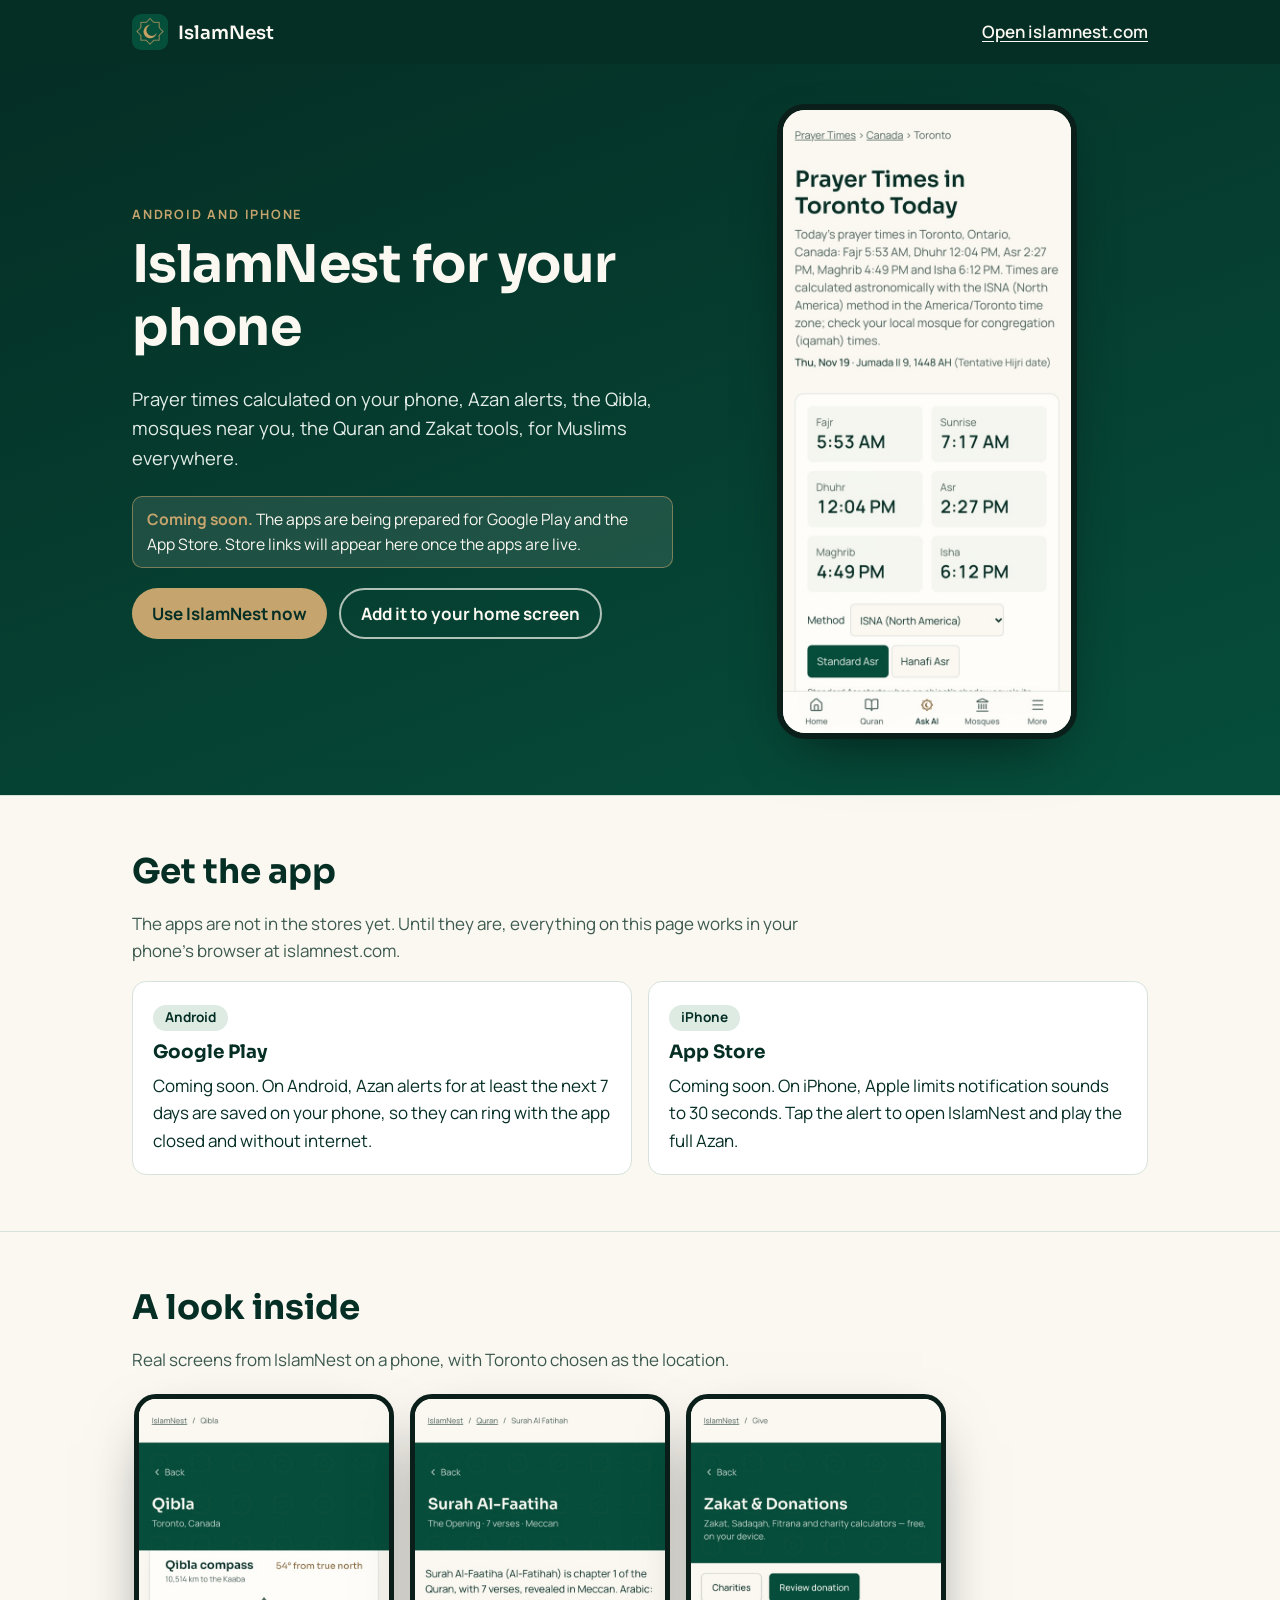
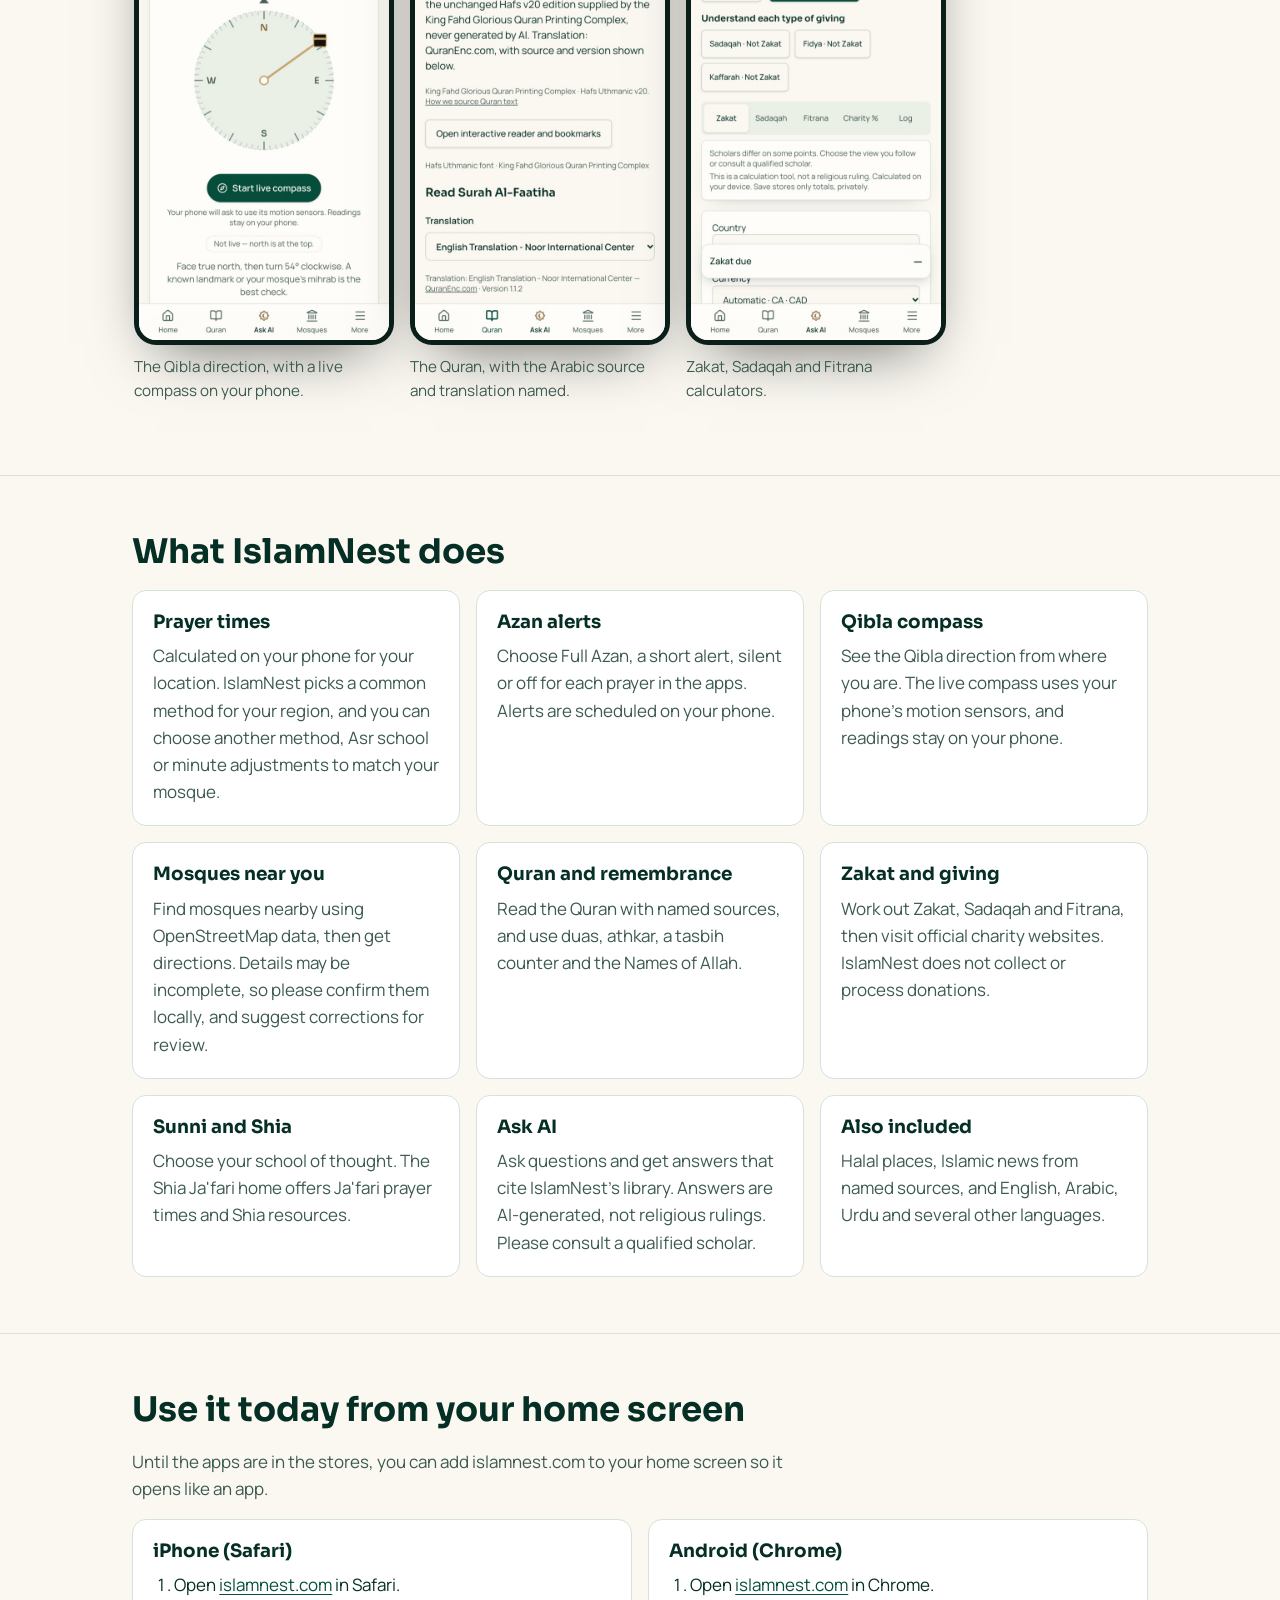
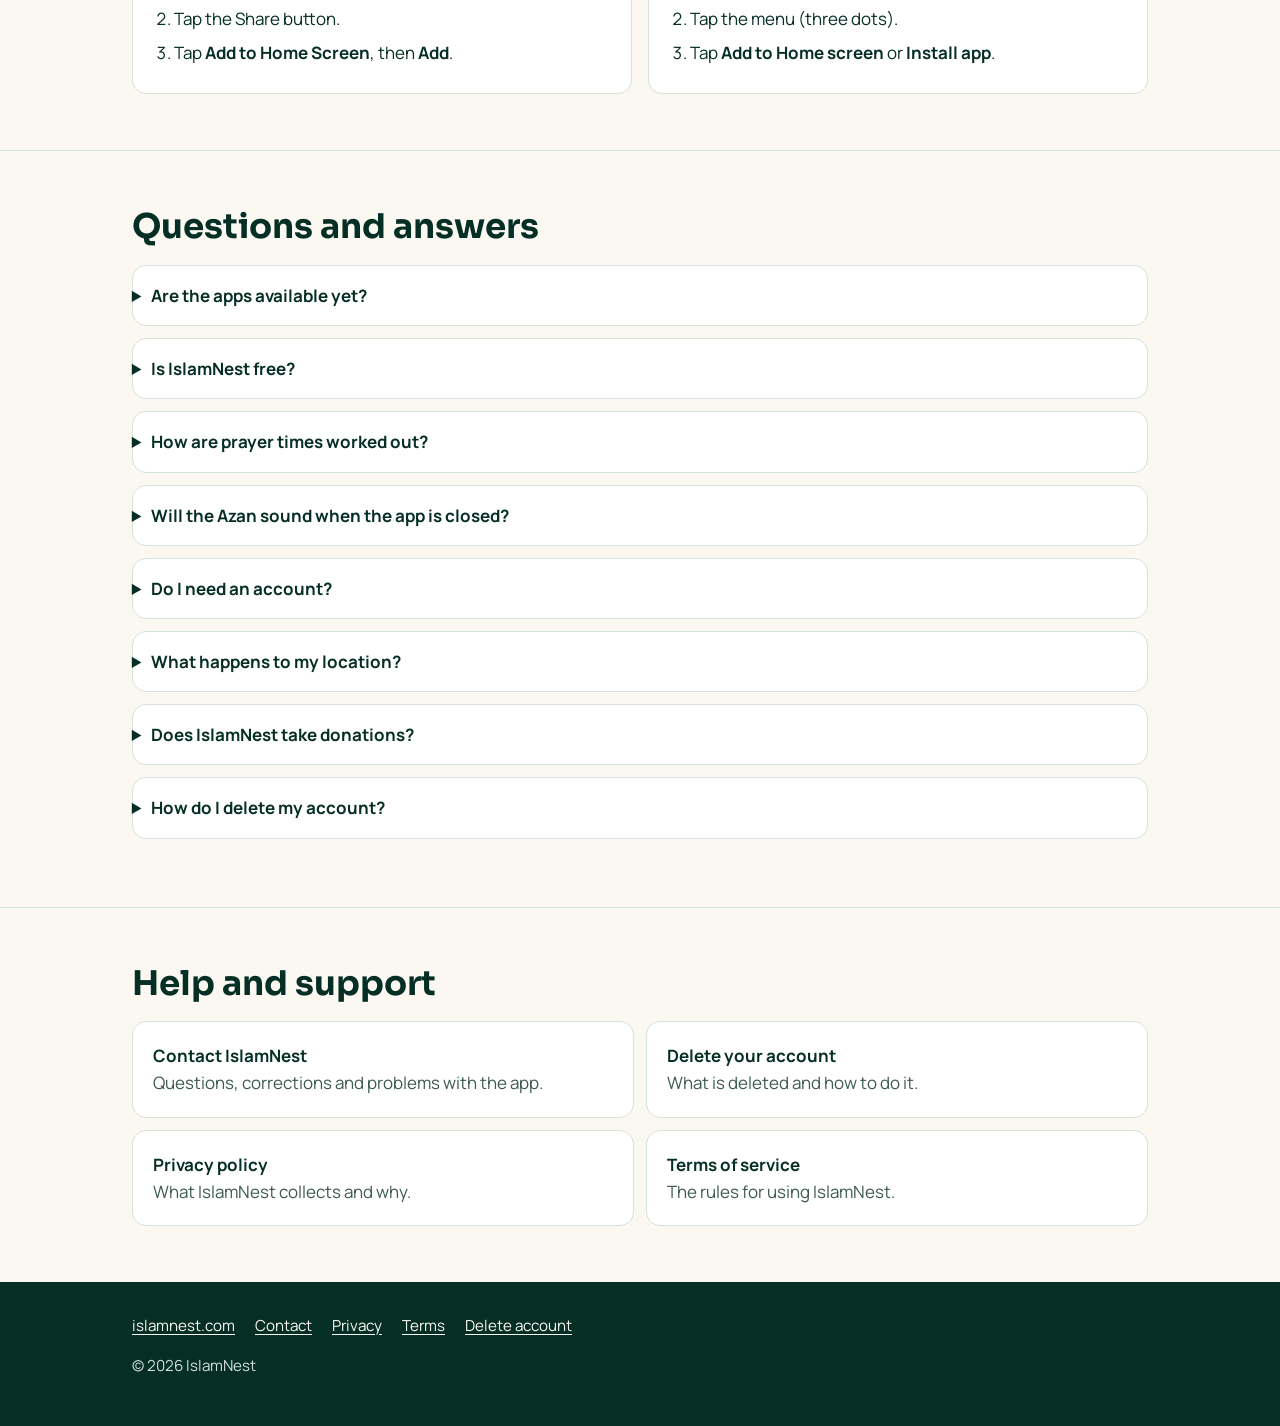
<file: index.html>
<!doctype html>
<html lang="en">
<head>
  <meta charset="utf-8">
  <meta name="viewport" content="width=device-width, initial-scale=1">
  <title>IslamNest App for Android and iPhone: Prayer Times, Azan & Qibla</title>
  <meta name="description" content="The IslamNest app for Android and iPhone: prayer times calculated on your phone, Azan alerts, Qibla, mosques near you, Quran and Zakat tools. Free, with no ads.">
  <link rel="canonical" href="https://islamnest.app/">
  <meta name="theme-color" content="#052e25">
  <link rel="icon" href="/assets/img/favicon.png" type="image/png">
  <link rel="apple-touch-icon" href="/assets/img/apple-touch-icon.png">
  <meta property="og:type" content="website">
  <meta property="og:site_name" content="IslamNest">
  <meta property="og:title" content="IslamNest App for Android and iPhone">
  <meta property="og:description" content="Prayer times, Azan alerts, Qibla, mosques near you, Quran and Zakat tools. Free, with no ads.">
  <meta property="og:url" content="https://islamnest.app/">
  <meta property="og:image" content="https://islamnest.app/assets/img/og.jpg">
  <meta property="og:image:width" content="1200">
  <meta property="og:image:height" content="630">
  <meta name="twitter:card" content="summary_large_image">
  <link rel="preconnect" href="https://fonts.googleapis.com">
  <link rel="preconnect" href="https://fonts.gstatic.com" crossorigin>
  <link rel="stylesheet" href="https://fonts.googleapis.com/css2?family=Manrope:wght@400;600;700&family=Sora:wght@600;700&display=swap">
  <link rel="stylesheet" href="/assets/style.css">
  <script type="application/ld+json">
  {
    "@context": "https://schema.org",
    "@graph": [
      {
        "@type": "Organization",
        "@id": "https://islamnest.com/#organization",
        "name": "IslamNest",
        "url": "https://islamnest.com/",
        "logo": "https://islamnest.app/assets/img/icon-512.png"
      },
      {
        "@type": "WebSite",
        "@id": "https://islamnest.app/#website",
        "name": "IslamNest App",
        "url": "https://islamnest.app/",
        "publisher": { "@id": "https://islamnest.com/#organization" },
        "inLanguage": "en"
      }
    ]
  }
  </script>
</head>
<body>
  <a class="skip" href="#main">Skip to content</a>

  <header class="site-head">
    <div class="wrap">
      <a class="brand" href="/" aria-label="IslamNest app home">
        <img src="/assets/img/icon-192.png" alt="" width="36" height="36">
        <span>IslamNest</span>
      </a>
      <a class="head-link" href="https://islamnest.com/">Open islamnest.com</a>
    </div>
  </header>

  <main id="main">
    <section class="hero" aria-labelledby="hero-title">
      <div class="wrap">
        <div>
          <p class="eyebrow">Android and iPhone</p>
          <h1 id="hero-title">IslamNest for your phone</h1>
          <p class="lead">Prayer times calculated on your phone, Azan alerts, the Qibla, mosques near you, the Quran and Zakat tools, for Muslims everywhere.</p>
          <p class="status"><span><strong>Coming soon.</strong> The apps are being prepared for Google Play and the App Store. Store links will appear here once the apps are live.</span></p>
          <div class="cta-row">
            <a class="btn btn-primary" href="https://islamnest.com/">Use IslamNest now</a>
            <a class="btn btn-ghost" href="#home-screen">Add it to your home screen</a>
          </div>
        </div>
        <div class="hero-shot">
          <div class="phone">
            <img src="/assets/screens/prayer-times.jpg" width="600" height="1298" alt="IslamNest on a phone showing today's prayer times for Toronto, from Fajr to Isha, with the calculation method shown.">
          </div>
        </div>
      </div>
    </section>

    <section id="download" aria-labelledby="download-title">
      <div class="wrap">
        <h2 id="download-title">Get the app</h2>
        <p class="section-intro">The apps are not in the stores yet. Until they are, everything on this page works in your phone's browser at islamnest.com.</p>
        <div class="stores">
          <div class="card">
            <span class="badge">Android</span>
            <h3>Google Play</h3>
            <p>Coming soon. On Android, Azan alerts for at least the next 7 days are saved on your phone, so they can ring with the app closed and without internet.</p>
          </div>
          <div class="card">
            <span class="badge">iPhone</span>
            <h3>App Store</h3>
            <p>Coming soon. On iPhone, Apple limits notification sounds to 30 seconds. Tap the alert to open IslamNest and play the full Azan.</p>
          </div>
        </div>
      </div>
    </section>

    <section id="screens" aria-labelledby="screens-title">
      <div class="wrap">
        <h2 id="screens-title">A look inside</h2>
        <p class="section-intro">Real screens from IslamNest on a phone, with Toronto chosen as the location.</p>
        <ul class="shots" aria-label="App screenshots, scroll sideways for more" tabindex="0">
          <li><figure><div class="phone"><img src="/assets/screens/qibla.jpg" width="600" height="1298" loading="lazy" alt="Qibla compass showing 54 degrees from true north for Toronto."></div><figcaption>The Qibla direction, with a live compass on your phone.</figcaption></figure></li>
          <li><figure><div class="phone"><img src="/assets/screens/quran.jpg" width="600" height="1298" loading="lazy" alt="Surah Al-Fatiha page with its Arabic source and English translation named."></div><figcaption>The Quran, with the Arabic source and translation named.</figcaption></figure></li>
          <li><figure><div class="phone"><img src="/assets/screens/zakat.jpg" width="600" height="1298" loading="lazy" alt="Zakat and donations page with Zakat, Sadaqah and Fitrana calculators."></div><figcaption>Zakat, Sadaqah and Fitrana calculators.</figcaption></figure></li>
        </ul>
      </div>
    </section>

    <section id="features" aria-labelledby="features-title">
      <div class="wrap">
        <h2 id="features-title">What IslamNest does</h2>
        <ul class="features">
          <li class="card">
            <h3>Prayer times</h3>
            <p>Calculated on your phone for your location. IslamNest picks a common method for your region, and you can choose another method, Asr school or minute adjustments to match your mosque.</p>
          </li>
          <li class="card">
            <h3>Azan alerts</h3>
            <p>Choose Full Azan, a short alert, silent or off for each prayer in the apps. Alerts are scheduled on your phone.</p>
          </li>
          <li class="card">
            <h3>Qibla compass</h3>
            <p>See the Qibla direction from where you are. The live compass uses your phone's motion sensors, and readings stay on your phone.</p>
          </li>
          <li class="card">
            <h3>Mosques near you</h3>
            <p>Find mosques nearby using OpenStreetMap data, then get directions. Details may be incomplete, so please confirm them locally, and suggest corrections for review.</p>
          </li>
          <li class="card">
            <h3>Quran and remembrance</h3>
            <p>Read the Quran with named sources, and use duas, athkar, a tasbih counter and the Names of Allah.</p>
          </li>
          <li class="card">
            <h3>Zakat and giving</h3>
            <p>Work out Zakat, Sadaqah and Fitrana, then visit official charity websites. IslamNest does not collect or process donations.</p>
          </li>
          <li class="card">
            <h3>Sunni and Shia</h3>
            <p>Choose your school of thought. The Shia Ja'fari home offers Ja'fari prayer times and Shia resources.</p>
          </li>
          <li class="card">
            <h3>Ask AI</h3>
            <p>Ask questions and get answers that cite IslamNest's library. Answers are AI-generated, not religious rulings. Please consult a qualified scholar.</p>
          </li>
          <li class="card">
            <h3>Also included</h3>
            <p>Halal places, Islamic news from named sources, and English, Arabic, Urdu and several other languages.</p>
          </li>
        </ul>
      </div>
    </section>

    <section id="home-screen" aria-labelledby="home-screen-title">
      <div class="wrap">
        <h2 id="home-screen-title">Use it today from your home screen</h2>
        <p class="section-intro">Until the apps are in the stores, you can add islamnest.com to your home screen so it opens like an app.</p>
        <div class="steps">
          <div class="card">
            <h3>iPhone (Safari)</h3>
            <ol>
              <li>Open <a href="https://islamnest.com/">islamnest.com</a> in Safari.</li>
              <li>Tap the Share button.</li>
              <li>Tap <strong>Add to Home Screen</strong>, then <strong>Add</strong>.</li>
            </ol>
          </div>
          <div class="card">
            <h3>Android (Chrome)</h3>
            <ol>
              <li>Open <a href="https://islamnest.com/">islamnest.com</a> in Chrome.</li>
              <li>Tap the menu (three dots).</li>
              <li>Tap <strong>Add to Home screen</strong> or <strong>Install app</strong>.</li>
            </ol>
          </div>
        </div>
      </div>
    </section>

    <section id="faq" aria-labelledby="faq-title">
      <div class="wrap">
        <h2 id="faq-title">Questions and answers</h2>
        <details>
          <summary>Are the apps available yet?</summary>
          <p>Not yet. They are being prepared for Google Play and the App Store. Store links will be added to this page only when the apps are live.</p>
        </details>
        <details>
          <summary>Is IslamNest free?</summary>
          <p>Yes. IslamNest is free, with no in-app purchases and no ads.</p>
        </details>
        <details>
          <summary>How are prayer times worked out?</summary>
          <p>They are calculated on your phone for the location you choose. Calculated times can differ from your mosque's timetable, so check with your mosque for congregation (iqamah) times.</p>
        </details>
        <details>
          <summary>Will the Azan sound when the app is closed?</summary>
          <p>On Android, yes: alerts for the coming days are saved on your phone and can ring with the app closed and without internet. On iPhone, Apple limits notification sounds to 30 seconds; tap the alert to open IslamNest and play the full Azan.</p>
        </details>
        <details>
          <summary>Do I need an account?</summary>
          <p>No. Prayer times, the Qibla, mosques, the Quran and the calculators work without one. An account lets you keep settings and saved items across devices, and is needed for Ask AI.</p>
        </details>
        <details>
          <summary>What happens to my location?</summary>
          <p>Your location is rounded to about 1 km before it leaves your phone. It is saved with your account only if you are signed in. You can search for a city instead of sharing your location.</p>
        </details>
        <details>
          <summary>Does IslamNest take donations?</summary>
          <p>No. IslamNest helps you calculate what you give and links to official charity websites. You never enter card details in IslamNest.</p>
        </details>
        <details>
          <summary>How do I delete my account?</summary>
          <p>See <a href="/delete-account/">how to delete your IslamNest account</a>.</p>
        </details>
      </div>
    </section>

    <section id="support" aria-labelledby="support-title">
      <div class="wrap">
        <h2 id="support-title">Help and support</h2>
        <ul class="help-links">
          <li><a class="card" href="https://islamnest.com/contact"><strong>Contact IslamNest</strong><span>Questions, corrections and problems with the app.</span></a></li>
          <li><a class="card" href="/delete-account/"><strong>Delete your account</strong><span>What is deleted and how to do it.</span></a></li>
          <li><a class="card" href="https://islamnest.com/privacy"><strong>Privacy policy</strong><span>What IslamNest collects and why.</span></a></li>
          <li><a class="card" href="https://islamnest.com/terms"><strong>Terms of service</strong><span>The rules for using IslamNest.</span></a></li>
        </ul>
      </div>
    </section>
  </main>

  <footer class="site-foot">
    <div class="wrap">
      <nav aria-label="Footer">
        <ul>
          <li><a href="https://islamnest.com/">islamnest.com</a></li>
          <li><a href="https://islamnest.com/contact">Contact</a></li>
          <li><a href="https://islamnest.com/privacy">Privacy</a></li>
          <li><a href="https://islamnest.com/terms">Terms</a></li>
          <li><a href="/delete-account/">Delete account</a></li>
        </ul>
      </nav>
      <p>© 2026 IslamNest</p>
    </div>
  </footer>
</body>
</html>
</file>
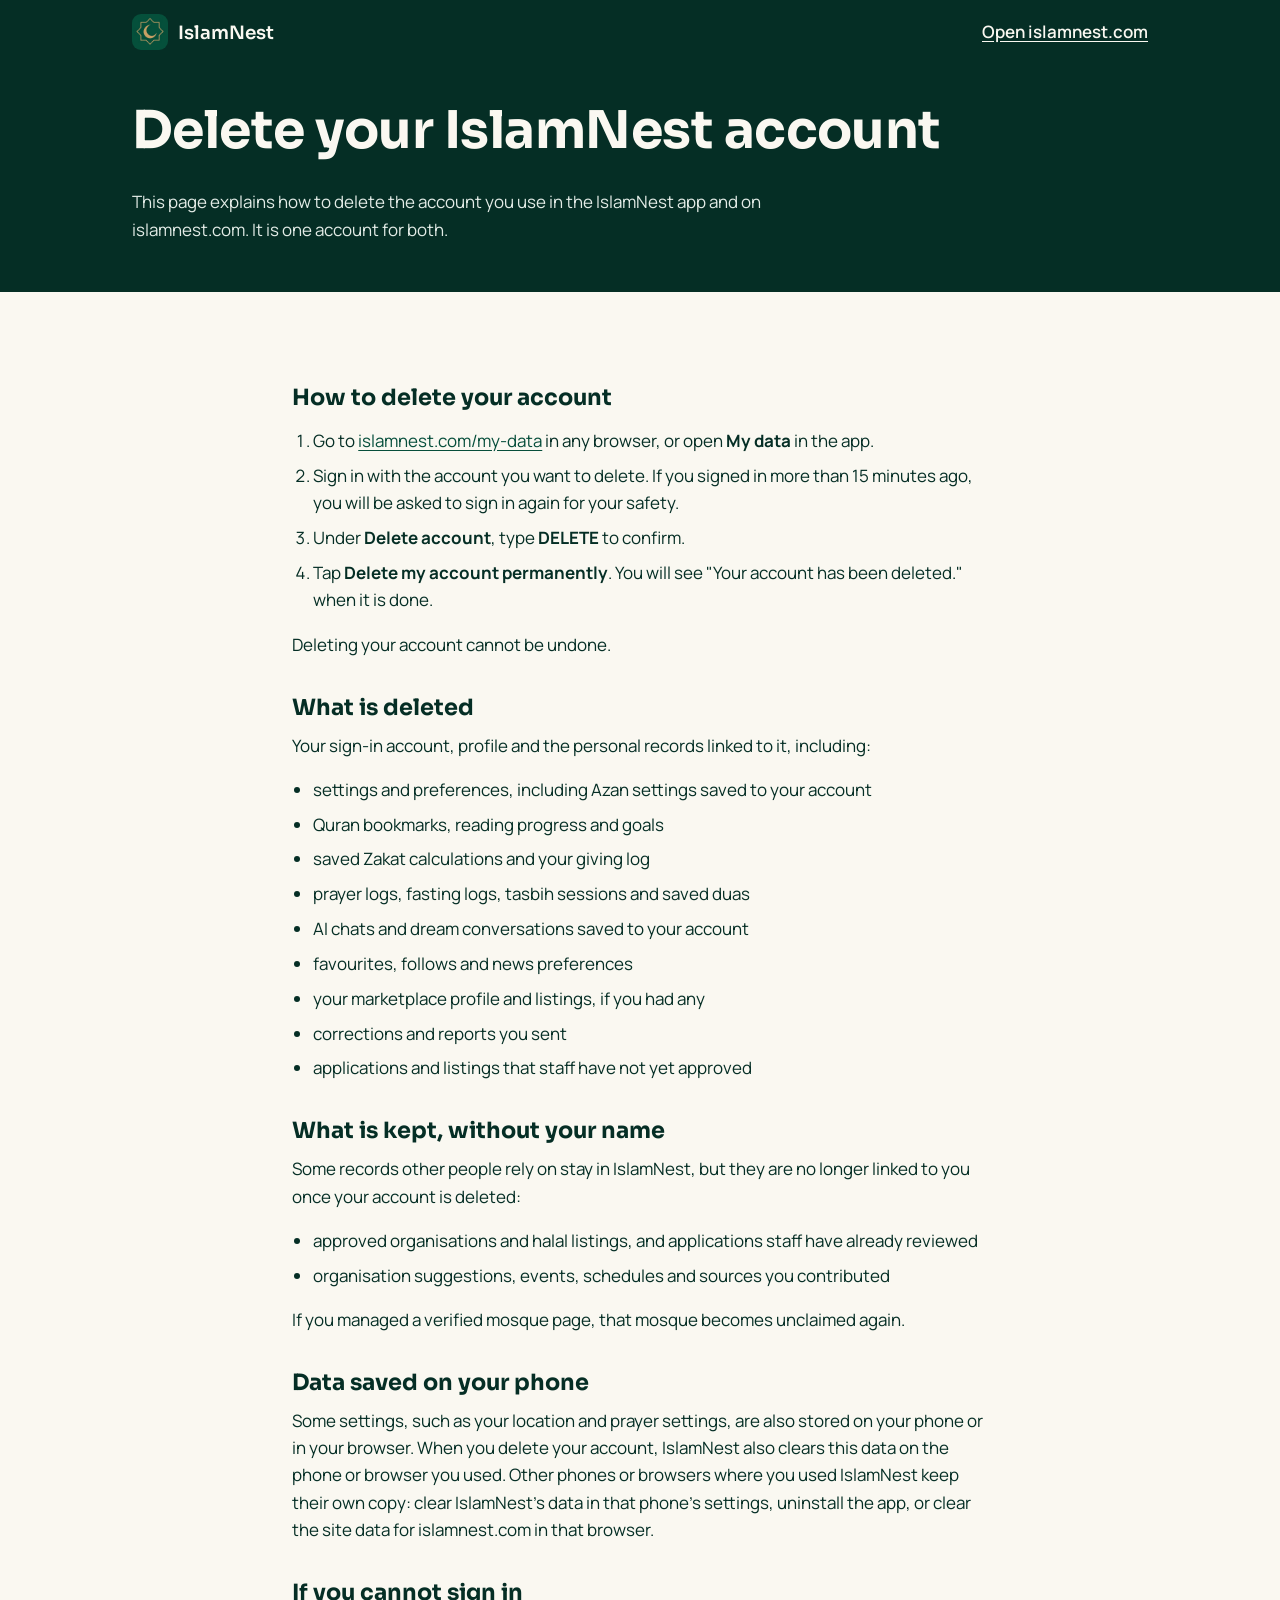
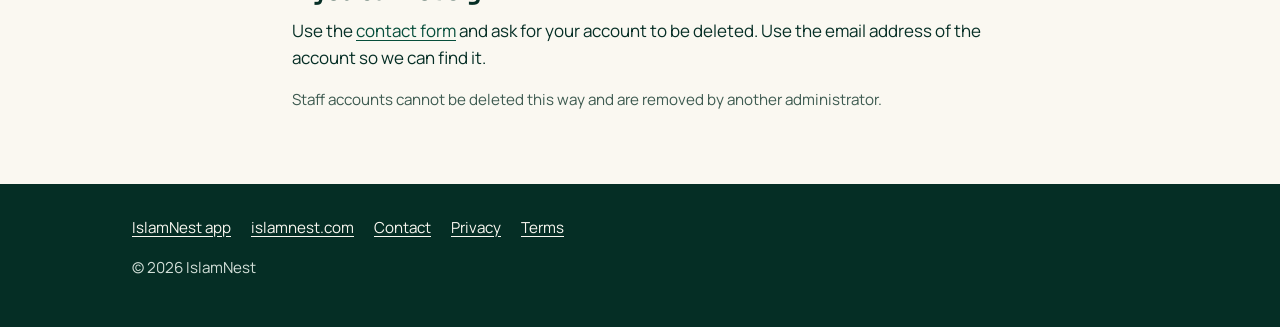
<file: delete-account/index.html>
<!doctype html>
<html lang="en">
<head>
  <meta charset="utf-8">
  <meta name="viewport" content="width=device-width, initial-scale=1">
  <title>Delete Your IslamNest Account | IslamNest App</title>
  <meta name="description" content="How to delete your IslamNest account, what is deleted, and what is kept without your name.">
  <link rel="canonical" href="https://islamnest.app/delete-account/">
  <meta name="theme-color" content="#052e25">
  <link rel="icon" href="/assets/img/favicon.png" type="image/png">
  <link rel="apple-touch-icon" href="/assets/img/apple-touch-icon.png">
  <meta property="og:type" content="article">
  <meta property="og:site_name" content="IslamNest">
  <meta property="og:title" content="Delete your IslamNest account">
  <meta property="og:url" content="https://islamnest.app/delete-account/">
  <meta property="og:image" content="https://islamnest.app/assets/img/og.jpg">
  <link rel="preconnect" href="https://fonts.googleapis.com">
  <link rel="preconnect" href="https://fonts.gstatic.com" crossorigin>
  <link rel="stylesheet" href="https://fonts.googleapis.com/css2?family=Manrope:wght@400;600;700&family=Sora:wght@600;700&display=swap">
  <link rel="stylesheet" href="/assets/style.css">
</head>
<body>
  <a class="skip" href="#main">Skip to content</a>

  <header class="site-head">
    <div class="wrap">
      <a class="brand" href="/" aria-label="IslamNest app home">
        <img src="/assets/img/icon-192.png" alt="" width="36" height="36">
        <span>IslamNest</span>
      </a>
      <a class="head-link" href="https://islamnest.com/">Open islamnest.com</a>
    </div>
  </header>

  <main id="main">
    <div class="page-head">
      <div class="wrap">
        <h1>Delete your IslamNest account</h1>
        <p>This page explains how to delete the account you use in the IslamNest app and on islamnest.com. It is one account for both.</p>
      </div>
    </div>

    <section>
      <div class="wrap article">
        <h2>How to delete your account</h2>
        <ol>
          <li>Go to <a href="https://islamnest.com/my-data">islamnest.com/my-data</a> in any browser, or open <strong>My data</strong> in the app.</li>
          <li>Sign in with the account you want to delete. If you signed in more than 15 minutes ago, you will be asked to sign in again for your safety.</li>
          <li>Under <strong>Delete account</strong>, type <strong>DELETE</strong> to confirm.</li>
          <li>Tap <strong>Delete my account permanently</strong>. You will see "Your account has been deleted." when it is done.</li>
        </ol>
        <p>Deleting your account cannot be undone.</p>

        <h2>What is deleted</h2>
        <p>Your sign-in account, profile and the personal records linked to it, including:</p>
        <ul>
          <li>settings and preferences, including Azan settings saved to your account</li>
          <li>Quran bookmarks, reading progress and goals</li>
          <li>saved Zakat calculations and your giving log</li>
          <li>prayer logs, fasting logs, tasbih sessions and saved duas</li>
          <li>AI chats and dream conversations saved to your account</li>
          <li>favourites, follows and news preferences</li>
          <li>your marketplace profile and listings, if you had any</li>
          <li>corrections and reports you sent</li>
          <li>applications and listings that staff have not yet approved</li>
        </ul>

        <h2>What is kept, without your name</h2>
        <p>Some records other people rely on stay in IslamNest, but they are no longer linked to you once your account is deleted:</p>
        <ul>
          <li>approved organisations and halal listings, and applications staff have already reviewed</li>
          <li>organisation suggestions, events, schedules and sources you contributed</li>
        </ul>
        <p>If you managed a verified mosque page, that mosque becomes unclaimed again.</p>

        <h2>Data saved on your phone</h2>
        <p>Some settings, such as your location and prayer settings, are also stored on your phone or in your browser. When you delete your account, IslamNest also clears this data on the phone or browser you used. Other phones or browsers where you used IslamNest keep their own copy: clear IslamNest's data in that phone's settings, uninstall the app, or clear the site data for islamnest.com in that browser.</p>

        <h2>If you cannot sign in</h2>
        <p>Use the <a href="https://islamnest.com/contact">contact form</a> and ask for your account to be deleted. Use the email address of the account so we can find it.</p>

        <p class="note">Staff accounts cannot be deleted this way and are removed by another administrator.</p>
      </div>
    </section>
  </main>

  <footer class="site-foot">
    <div class="wrap">
      <nav aria-label="Footer">
        <ul>
          <li><a href="/">IslamNest app</a></li>
          <li><a href="https://islamnest.com/">islamnest.com</a></li>
          <li><a href="https://islamnest.com/contact">Contact</a></li>
          <li><a href="https://islamnest.com/privacy">Privacy</a></li>
          <li><a href="https://islamnest.com/terms">Terms</a></li>
        </ul>
      </nav>
      <p>© 2026 IslamNest</p>
    </div>
  </footer>
</body>
</html>
</file>
<file: assets/style.css>
/* IslamNest app site. Brand: Deep Emerald #064E3B, Dark Forest #052E25, Warm Ivory #FAF8F1, Muted Gold #C5A46D, Soft Sage #DDEBE3. */
:root {
  --emerald: #064e3b;
  --forest: #052e25;
  --ivory: #faf8f1;
  --gold: #c5a46d;
  --gold-text: #7a5a1e;
  --sage: #ddebe3;
  --bg: var(--ivory);
  --fg: var(--forest);
  --muted: #3d5a50;
  --card: #ffffff;
  --line: #d6e2db;
  --accent-bg: var(--sage);
  --link: var(--emerald);
  --hero-fg: var(--ivory);
  --radius: 14px;
  color-scheme: light;
}
@media (prefers-color-scheme: dark) {
  :root {
    --bg: #071f19;
    --fg: #eef3ef;
    --muted: #b4c7bd;
    --card: #0c2a22;
    --line: #1f4237;
    --accent-bg: #10352b;
    --link: #9fd8bd;
    --gold-text: #d9bd85;
    color-scheme: dark;
  }
}
*, *::before, *::after { box-sizing: border-box; }
html { -webkit-text-size-adjust: 100%; scroll-behavior: smooth; }
@media (prefers-reduced-motion: reduce) { html { scroll-behavior: auto; } }
body {
  margin: 0;
  background: var(--bg);
  color: var(--fg);
  font: 400 1.0625rem/1.6 "Manrope", system-ui, -apple-system, "Segoe UI", Roboto, sans-serif;
  overflow-wrap: anywhere;
}
h1, h2, h3 { font-family: "Sora", "Manrope", system-ui, sans-serif; line-height: 1.2; margin: 0 0 .5em; }
h1 { font-size: clamp(2rem, 6vw, 3.25rem); letter-spacing: -0.01em; }
h2 { font-size: clamp(1.5rem, 4vw, 2.125rem); }
h3 { font-size: 1.15rem; }
p { margin: 0 0 1em; }
a { color: var(--link); text-underline-offset: .18em; }
a:hover { text-decoration-thickness: 2px; }
:focus-visible { outline: 3px solid var(--gold); outline-offset: 3px; border-radius: 6px; }
img { max-width: 100%; height: auto; display: block; }
.wrap { width: 100%; max-width: 1080px; margin: 0 auto; padding: 0 16px; }
@media (min-width: 720px) { .wrap { padding: 0 32px; } }
.skip { position: absolute; left: -9999px; top: 8px; background: var(--card); color: var(--fg); padding: 8px 12px; z-index: 10; }
.skip:focus { left: 8px; }

/* Header */
.site-head { background: var(--forest); color: var(--hero-fg); }
.site-head .wrap { display: flex; align-items: center; justify-content: space-between; gap: 12px; min-height: 64px; }
.brand { display: inline-flex; align-items: center; gap: 10px; color: inherit; text-decoration: none; font: 600 1.15rem "Sora", system-ui, sans-serif; }
.brand img { width: 36px; height: 36px; border-radius: 9px; }
.head-link { color: var(--ivory); font-weight: 600; white-space: nowrap; }

/* Hero */
.hero { background: linear-gradient(160deg, var(--forest) 0%, var(--emerald) 100%); color: var(--hero-fg); padding: 40px 0 56px; }
.hero .wrap { display: grid; gap: 32px; align-items: center; }
@media (min-width: 880px) { .hero .wrap { grid-template-columns: 1.1fr .9fr; } }
.eyebrow { color: var(--gold); font-weight: 700; letter-spacing: .14em; text-transform: uppercase; font-size: .8rem; margin-bottom: .75em; }
.hero p.lead { font-size: 1.15rem; color: #e3ece7; max-width: 36em; }
.status { display: inline-flex; gap: 8px; align-items: flex-start; background: rgba(250, 248, 241, .1); border: 1px solid rgba(197, 164, 109, .55); border-radius: 10px; padding: 10px 14px; margin: 4px 0 20px; font-size: .98rem; color: var(--ivory); }
.status strong { color: var(--gold); }
.cta-row { display: flex; flex-wrap: wrap; gap: 12px; }
.btn { display: inline-flex; align-items: center; justify-content: center; min-height: 48px; padding: 10px 20px; border-radius: 999px; font-weight: 700; text-decoration: none; }
.btn-primary { background: var(--gold); color: var(--forest); }
.btn-primary:hover { background: #d4b781; }
.btn-ghost { border: 2px solid rgba(250, 248, 241, .7); color: var(--ivory); }
.btn-ghost:hover { background: rgba(250, 248, 241, .1); }
.hero-shot { justify-self: center; width: min(300px, 78vw); }
.phone { border-radius: 28px; overflow: hidden; border: 6px solid #0b1f1a; box-shadow: 0 24px 60px -24px rgba(0, 0, 0, .6); background: var(--ivory); }

/* Sections */
section { padding: 56px 0; }
section + section { border-top: 1px solid var(--line); }
.section-intro { max-width: 40em; color: var(--muted); }

/* Store cards */
.stores { display: grid; gap: 16px; }
@media (min-width: 720px) { .stores { grid-template-columns: 1fr 1fr; } }
.card { background: var(--card); border: 1px solid var(--line); border-radius: var(--radius); padding: 20px; }
.badge { display: inline-block; background: var(--accent-bg); color: var(--fg); border-radius: 999px; padding: 2px 12px; font-size: .85rem; font-weight: 700; margin-bottom: 10px; }
.card p:last-child { margin-bottom: 0; }

/* Screenshots: the row scrolls on its own, never the page */
.shots { display: grid; grid-auto-flow: column; grid-auto-columns: min(240px, 70vw); gap: 16px; overflow-x: auto; scroll-snap-type: x mandatory; padding: 4px 2px 16px; margin: 0; list-style: none; }
.shots li { scroll-snap-align: start; }
.shots figure { margin: 0; }
.shots figcaption { font-size: .95rem; color: var(--muted); margin-top: 10px; }
@media (min-width: 1000px) { .shots { grid-auto-flow: row; grid-template-columns: repeat(3, minmax(0, 260px)); grid-auto-columns: auto; overflow: visible; justify-content: start; } }
.shots .phone { border-width: 5px; border-radius: 22px; }

/* Features */
.features { display: grid; gap: 16px; margin: 0; padding: 0; list-style: none; }
@media (min-width: 720px) { .features { grid-template-columns: repeat(2, 1fr); } }
@media (min-width: 1000px) { .features { grid-template-columns: repeat(3, 1fr); } }
.features h3 { color: var(--fg); }
.features p { color: var(--muted); }

/* Steps and FAQ */
.steps { display: grid; gap: 16px; }
@media (min-width: 720px) { .steps { grid-template-columns: 1fr 1fr; } }
.steps ol { margin: 0; padding-left: 1.25em; }
.steps li { margin-bottom: .4em; }
details { background: var(--card); border: 1px solid var(--line); border-radius: var(--radius); padding: 0 18px; margin-bottom: 12px; }
summary { cursor: pointer; font-weight: 700; padding: 16px 0; list-style-position: outside; }
details[open] summary { border-bottom: 1px solid var(--line); margin-bottom: 12px; }
details p { color: var(--muted); }
.help-links { display: grid; gap: 12px; padding: 0; margin: 0; list-style: none; }
@media (min-width: 720px) { .help-links { grid-template-columns: repeat(2, 1fr); } }
.help-links a { display: block; height: 100%; text-decoration: none; }
.help-links a strong { color: var(--fg); display: block; }
.help-links a span { color: var(--muted); }
.help-links a:hover strong { text-decoration: underline; }
.note { font-size: .95rem; color: var(--muted); }

/* Article pages */
.page-head { background: var(--forest); color: var(--hero-fg); padding: 36px 0 32px; }
.page-head p { color: #e3ece7; max-width: 40em; }
.article { max-width: 760px; }
.article h2 { font-size: 1.4rem; margin-top: 1.6em; }
.article ul, .article ol { padding-left: 1.25em; }
.article li { margin-bottom: .45em; }

/* Footer */
.site-foot { background: var(--forest); color: #d3e0d9; padding: 32px 0; font-size: .95rem; }
.site-foot a { color: var(--ivory); }
.site-foot nav ul { display: flex; flex-wrap: wrap; gap: 8px 20px; padding: 0; margin: 0 0 16px; list-style: none; }
</file>
